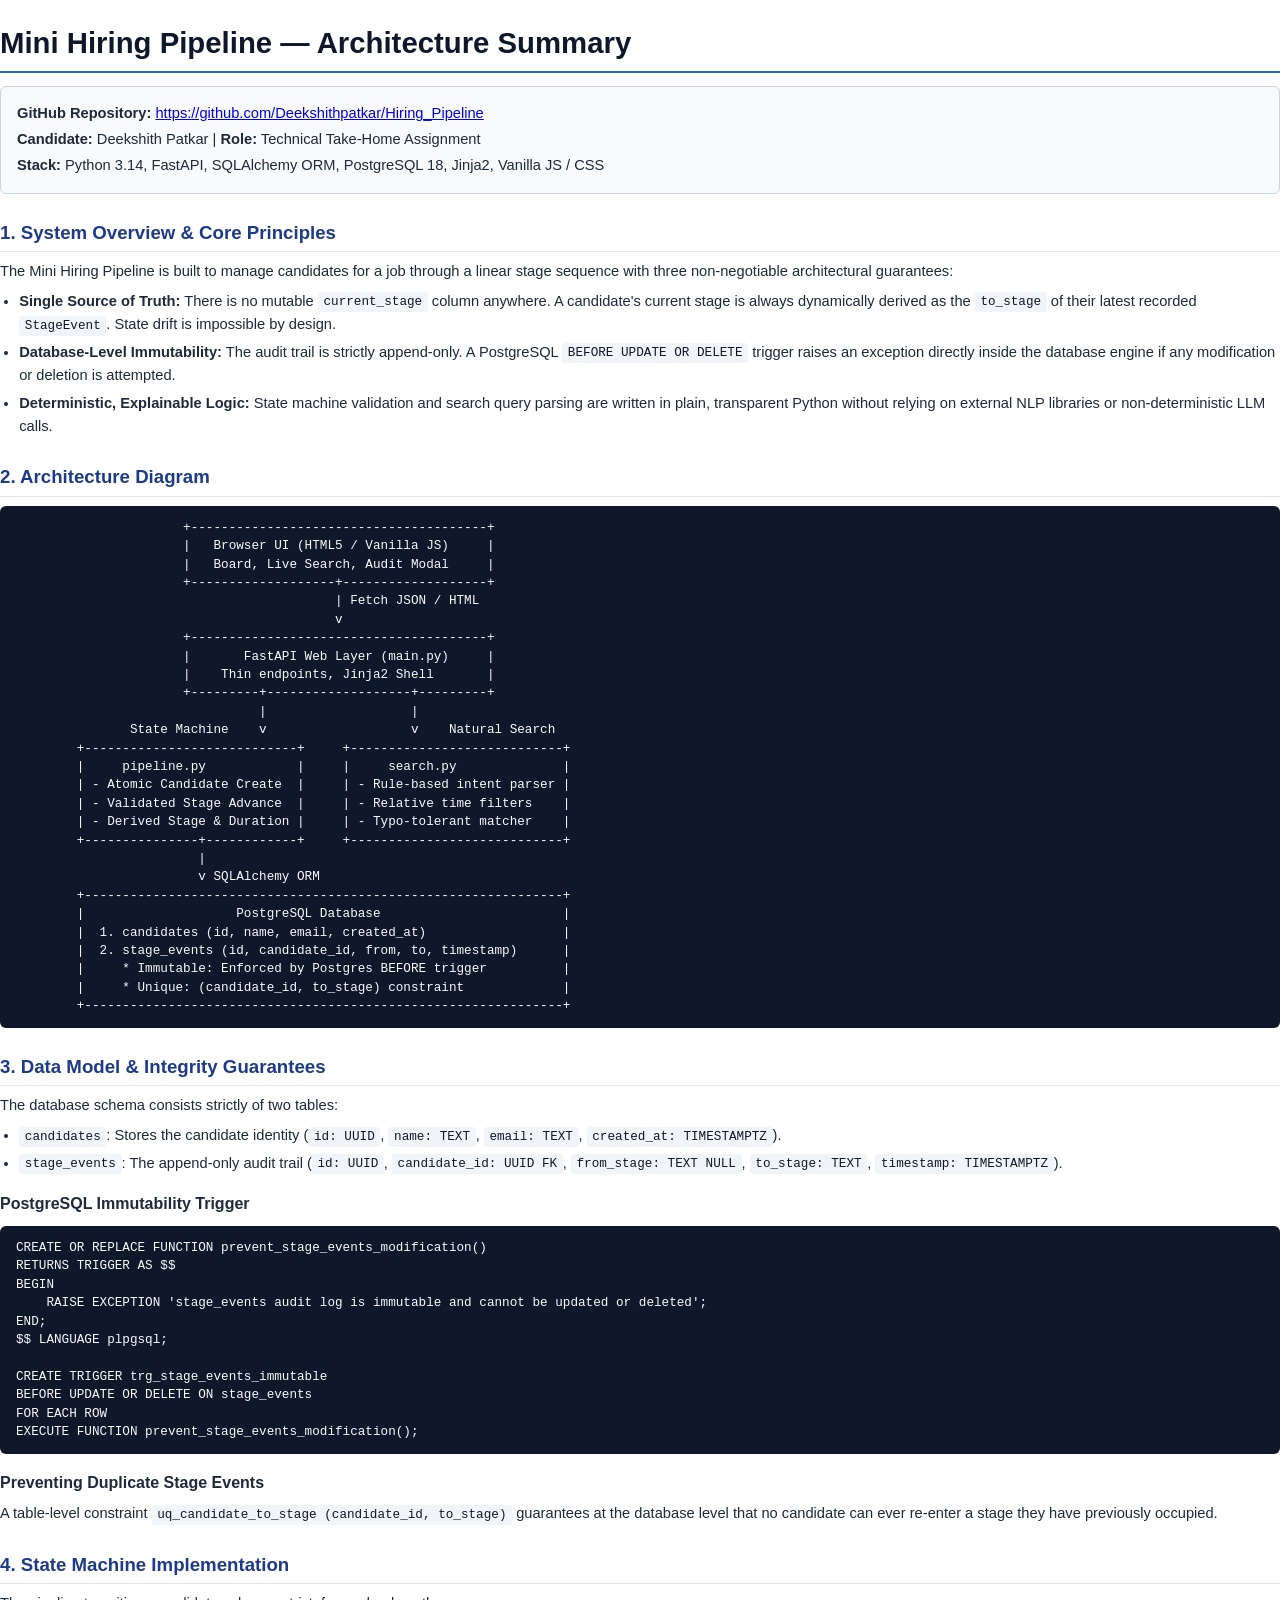
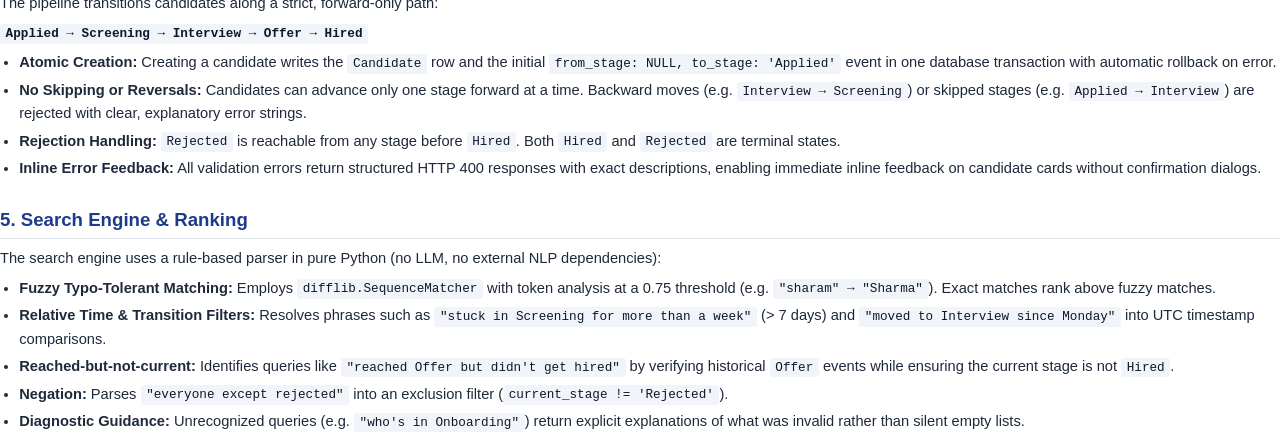
<file: architecture_summary.html>
<!DOCTYPE html>
<html lang="en">
<head>
    <meta charset="UTF-8">
    <title>Mini Hiring Pipeline — Architecture Summary</title>
    <style>
        @page {
            size: A4;
            margin: 20mm 15mm 20mm 15mm;
        }
        body {
            font-family: -apple-system, BlinkMacSystemFont, "Segoe UI", Roboto, Helvetica, Arial, sans-serif;
            color: #1e293b;
            line-height: 1.6;
            margin: 0;
            padding: 0;
            background: #ffffff;
            font-size: 11pt;
        }
        h1 {
            color: #0f172a;
            font-size: 22pt;
            margin-bottom: 0.2rem;
            border-bottom: 2px solid #2563eb;
            padding-bottom: 0.3rem;
        }
        h2 {
            color: #1e3a8a;
            font-size: 14pt;
            margin-top: 1.5rem;
            margin-bottom: 0.5rem;
            border-bottom: 1px solid #e2e8f0;
            padding-bottom: 0.2rem;
        }
        h3 {
            color: #1e293b;
            font-size: 12pt;
            margin-top: 1rem;
            margin-bottom: 0.3rem;
        }
        p {
            margin: 0.4rem 0;
        }
        ul, ol {
            margin: 0.4rem 0 0.8rem 1.2rem;
            padding: 0;
        }
        li {
            margin-bottom: 0.25rem;
        }
        code {
            font-family: "SFMono-Regular", Consolas, "Liberation Mono", Menlo, monospace;
            background: #f1f5f9;
            padding: 0.15rem 0.35rem;
            border-radius: 3px;
            font-size: 9.5pt;
            color: #0f172a;
        }
        pre {
            background: #0f172a;
            color: #f8fafc;
            padding: 0.8rem 1rem;
            border-radius: 6px;
            font-size: 9pt;
            overflow-x: auto;
            line-height: 1.45;
            margin: 0.6rem 0;
        }
        pre code {
            background: transparent;
            color: inherit;
            padding: 0;
        }
        .meta-box {
            background: #f8fafc;
            border: 1px solid #cbd5e1;
            border-radius: 6px;
            padding: 0.8rem 1rem;
            margin: 0.8rem 0 1.2rem 0;
        }
        .meta-box p {
            margin: 0.15rem 0;
        }
        .badge {
            display: inline-block;
            background: #dbeafe;
            color: #1e40af;
            padding: 0.15rem 0.5rem;
            border-radius: 4px;
            font-weight: 600;
            font-size: 9pt;
        }
        .page-break {
            page-break-before: always;
        }
    </style>
</head>
<body>

    <h1>Mini Hiring Pipeline — Architecture Summary</h1>
    
    <div class="meta-box">
        <p><strong>GitHub Repository:</strong> <a href="https://github.com/Deekshithpatkar/Hiring_Pipeline">https://github.com/Deekshithpatkar/Hiring_Pipeline</a></p>
        <p><strong>Candidate:</strong> Deekshith Patkar | <strong>Role:</strong> Technical Take-Home Assignment</p>
        <p><strong>Stack:</strong> Python 3.14, FastAPI, SQLAlchemy ORM, PostgreSQL 18, Jinja2, Vanilla JS / CSS</p>
    </div>

    <h2>1. System Overview & Core Principles</h2>
    <p>The Mini Hiring Pipeline is built to manage candidates for a job through a linear stage sequence with three non-negotiable architectural guarantees:</p>
    <ul>
        <li><strong>Single Source of Truth:</strong> There is no mutable <code>current_stage</code> column anywhere. A candidate's current stage is always dynamically derived as the <code>to_stage</code> of their latest recorded <code>StageEvent</code>. State drift is impossible by design.</li>
        <li><strong>Database-Level Immutability:</strong> The audit trail is strictly append-only. A PostgreSQL <code>BEFORE UPDATE OR DELETE</code> trigger raises an exception directly inside the database engine if any modification or deletion is attempted.</li>
        <li><strong>Deterministic, Explainable Logic:</strong> State machine validation and search query parsing are written in plain, transparent Python without relying on external NLP libraries or non-deterministic LLM calls.</li>
    </ul>

    <h2>2. Architecture Diagram</h2>
    <pre><code>                      +---------------------------------------+
                      |   Browser UI (HTML5 / Vanilla JS)     |
                      |   Board, Live Search, Audit Modal     |
                      +-------------------+-------------------+
                                          | Fetch JSON / HTML
                                          v
                      +---------------------------------------+
                      |       FastAPI Web Layer (main.py)     |
                      |    Thin endpoints, Jinja2 Shell       |
                      +---------+-------------------+---------+
                                |                   |
               State Machine    v                   v    Natural Search
        +----------------------------+     +----------------------------+
        |     pipeline.py            |     |     search.py              |
        | - Atomic Candidate Create  |     | - Rule-based intent parser |
        | - Validated Stage Advance  |     | - Relative time filters    |
        | - Derived Stage & Duration |     | - Typo-tolerant matcher    |
        +---------------+------------+     +----------------------------+
                        |
                        v SQLAlchemy ORM
        +---------------------------------------------------------------+
        |                    PostgreSQL Database                        |
        |  1. candidates (id, name, email, created_at)                  |
        |  2. stage_events (id, candidate_id, from, to, timestamp)      |
        |     * Immutable: Enforced by Postgres BEFORE trigger          |
        |     * Unique: (candidate_id, to_stage) constraint             |
        +---------------------------------------------------------------+</code></pre>

    <div class="page-break"></div>

    <h2>3. Data Model & Integrity Guarantees</h2>
    <p>The database schema consists strictly of two tables:</p>
    <ul>
        <li><code>candidates</code>: Stores the candidate identity (<code>id: UUID</code>, <code>name: TEXT</code>, <code>email: TEXT</code>, <code>created_at: TIMESTAMPTZ</code>).</li>
        <li><code>stage_events</code>: The append-only audit trail (<code>id: UUID</code>, <code>candidate_id: UUID FK</code>, <code>from_stage: TEXT NULL</code>, <code>to_stage: TEXT</code>, <code>timestamp: TIMESTAMPTZ</code>).</li>
    </ul>

    <h3>PostgreSQL Immutability Trigger</h3>
    <pre><code>CREATE OR REPLACE FUNCTION prevent_stage_events_modification()
RETURNS TRIGGER AS $$
BEGIN
    RAISE EXCEPTION 'stage_events audit log is immutable and cannot be updated or deleted';
END;
$$ LANGUAGE plpgsql;

CREATE TRIGGER trg_stage_events_immutable
BEFORE UPDATE OR DELETE ON stage_events
FOR EACH ROW
EXECUTE FUNCTION prevent_stage_events_modification();</code></pre>

    <h3>Preventing Duplicate Stage Events</h3>
    <p>A table-level constraint <code>uq_candidate_to_stage (candidate_id, to_stage)</code> guarantees at the database level that no candidate can ever re-enter a stage they have previously occupied.</p>

    <h2>4. State Machine Implementation</h2>
    <p>The pipeline transitions candidates along a strict, forward-only path:</p>
    <p><strong><code>Applied &rarr; Screening &rarr; Interview &rarr; Offer &rarr; Hired</code></strong></p>
    <ul>
        <li><strong>Atomic Creation:</strong> Creating a candidate writes the <code>Candidate</code> row and the initial <code>from_stage: NULL, to_stage: 'Applied'</code> event in one database transaction with automatic rollback on error.</li>
        <li><strong>No Skipping or Reversals:</strong> Candidates can advance only one stage forward at a time. Backward moves (e.g. <code>Interview &rarr; Screening</code>) or skipped stages (e.g. <code>Applied &rarr; Interview</code>) are rejected with clear, explanatory error strings.</li>
        <li><strong>Rejection Handling:</strong> <code>Rejected</code> is reachable from any stage before <code>Hired</code>. Both <code>Hired</code> and <code>Rejected</code> are terminal states.</li>
        <li><strong>Inline Error Feedback:</strong> All validation errors return structured HTTP 400 responses with exact descriptions, enabling immediate inline feedback on candidate cards without confirmation dialogs.</li>
    </ul>

    <h2>5. Search Engine & Ranking</h2>
    <p>The search engine uses a rule-based parser in pure Python (no LLM, no external NLP dependencies):</p>
    <ul>
        <li><strong>Fuzzy Typo-Tolerant Matching:</strong> Employs <code>difflib.SequenceMatcher</code> with token analysis at a 0.75 threshold (e.g. <code>"sharam" &rarr; "Sharma"</code>). Exact matches rank above fuzzy matches.</li>
        <li><strong>Relative Time & Transition Filters:</strong> Resolves phrases such as <code>"stuck in Screening for more than a week"</code> (&gt; 7 days) and <code>"moved to Interview since Monday"</code> into UTC timestamp comparisons.</li>
        <li><strong>Reached-but-not-current:</strong> Identifies queries like <code>"reached Offer but didn't get hired"</code> by verifying historical <code>Offer</code> events while ensuring the current stage is not <code>Hired</code>.</li>
        <li><strong>Negation:</strong> Parses <code>"everyone except rejected"</code> into an exclusion filter (<code>current_stage != 'Rejected'</code>).</li>
        <li><strong>Diagnostic Guidance:</strong> Unrecognized queries (e.g. <code>"who's in Onboarding"</code>) return explicit explanations of what was invalid rather than silent empty lists.</li>
    </ul>

</body>
</html>
</file>
